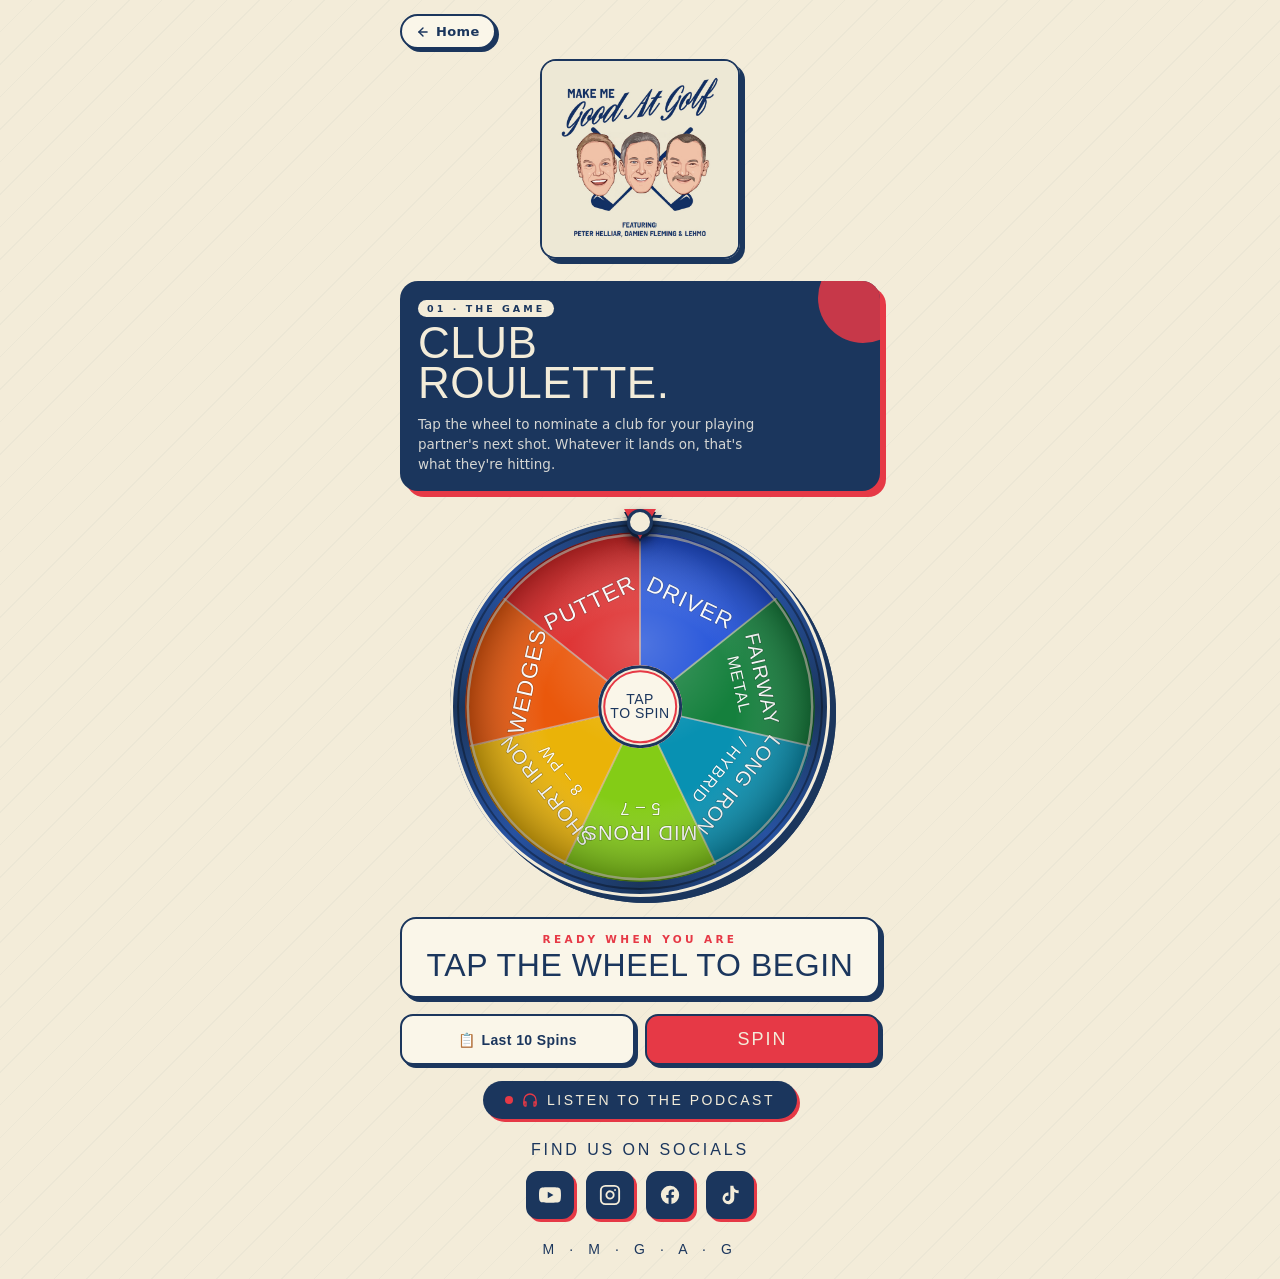
<file: MMGAG Wheel/roulette.html>
<!DOCTYPE html>
<html lang="en">
<head>
<meta charset="UTF-8">
<meta name="viewport" content="width=device-width, initial-scale=1, viewport-fit=cover, user-scalable=no">
<meta name="theme-color" content="#1b365d">
<meta name="apple-mobile-web-app-capable" content="yes">
<meta name="apple-mobile-web-app-status-bar-style" content="black-translucent">
<meta name="description" content="MMGAG Club Roulette — spin the wheel to nominate the club your playing partner has to use for their next shot.">
<meta name="referrer" content="strict-origin-when-cross-origin">
<meta http-equiv="Content-Security-Policy" content="default-src 'self'; img-src 'self' data:; style-src 'self' 'unsafe-inline' https://fonts.googleapis.com; font-src https://fonts.gstatic.com; script-src 'self' 'unsafe-inline'; base-uri 'self'; form-action 'self';">
<title>MMGAG · Club Roulette</title>
<link rel="icon" type="image/png" href="app-icon.png">
<link rel="apple-touch-icon" href="app-icon.png">
<link rel="preconnect" href="https://fonts.googleapis.com">
<link rel="preconnect" href="https://fonts.gstatic.com" crossorigin>
<link href="https://fonts.googleapis.com/css2?family=Anton&family=DM+Sans:wght@400;500;600;700;800&display=swap" rel="stylesheet">
<style>
  *, *::before, *::after { box-sizing: border-box; }

  :root {
    --cream: #f3ecd9;
    --cream-soft: #faf6e9;
    --cream-deep: #e6dec4;
    --navy: #1b365d;
    --navy-deep: #122444;
    --navy-bright: #2752a1;
    --accent: #e63946;
    --ink: rgba(27, 54, 93, 0.85);
    --line: rgba(27, 54, 93, 0.2);
  }

  html, body {
    margin: 0; padding: 0;
    color: var(--navy);
    font-family: 'DM Sans', system-ui, sans-serif;
    min-height: 100dvh;
    -webkit-font-smoothing: antialiased;
    overscroll-behavior-y: contain;
    background: var(--cream);
  }
  body {
    display: flex;
    flex-direction: column;
    align-items: center;
    padding:
      calc(env(safe-area-inset-top) + 14px)
      14px
      calc(env(safe-area-inset-bottom) + 18px);
    min-height: 100dvh;
    overflow-x: hidden;
    background:
      repeating-linear-gradient(135deg, transparent 0 22px, rgba(27,54,93,0.03) 22px 23px),
      var(--cream);
    position: relative;
  }

  /* HOME LINK */
  .home-bar {
    width: 100%;
    max-width: 480px;
    display: flex;
    justify-content: flex-start;
    margin-bottom: 6px;
  }
  .home-link {
    display: inline-flex;
    align-items: center;
    gap: 6px;
    padding: 8px 14px;
    border-radius: 999px;
    background: var(--cream-soft);
    border: 2px solid var(--navy);
    color: var(--navy);
    text-decoration: none;
    font-weight: 700;
    font-size: 13px;
    letter-spacing: 0.4px;
    transition: transform 0.15s ease, background 0.2s ease;
    box-shadow: 3px 3px 0 var(--navy);
    -webkit-tap-highlight-color: transparent;
  }
  .home-link:hover { background: var(--cream); transform: translate(-1px,-1px); box-shadow: 4px 4px 0 var(--navy); }
  .home-link:active { transform: scale(0.96); }
  .home-link svg { width: 14px; height: 14px; }

  header {
    width: 100%;
    max-width: 480px;
    display: flex;
    justify-content: center;
    padding: 4px 0;
  }
  .logo {
    width: 100%;
    max-width: 200px;
    height: auto;
    display: block;
    border-radius: 16px;
    box-shadow: 5px 5px 0 var(--navy);
    border: 2px solid var(--navy);
  }

  main {
    width: 100%;
    max-width: 480px;
    display: flex;
    flex-direction: column;
    align-items: center;
  }

  /* TITLE BLOCK */
  .title-block {
    width: 100%;
    margin: 18px 0 12px;
    padding: 16px 18px;
    background: var(--navy);
    color: var(--cream);
    border-radius: 18px;
    position: relative;
    overflow: hidden;
    box-shadow: 6px 6px 0 var(--accent);
  }
  .title-block::before {
    content: '';
    position: absolute;
    right: -28px; top: -28px;
    width: 90px; height: 90px;
    background: var(--accent);
    border-radius: 50%;
    opacity: 0.85;
  }
  .title-block .eyebrow {
    display: inline-block;
    padding: 3px 9px;
    background: var(--cream);
    color: var(--navy);
    font-weight: 800;
    font-size: 9.5px;
    letter-spacing: 0.32em;
    text-transform: uppercase;
    border-radius: 999px;
    margin-bottom: 6px;
  }
  h1 {
    font-family: 'Anton', sans-serif;
    font-weight: 400;
    margin: 0;
    font-size: clamp(34px, 9vw, 44px);
    line-height: 0.92;
    letter-spacing: 0.5px;
    text-transform: uppercase;
    color: var(--cream);
    position: relative;
    z-index: 1;
  }
  .tagline {
    margin: 10px 0 0;
    font-size: 13.5px;
    color: rgba(246,242,231,0.85);
    line-height: 1.5;
    max-width: 360px;
    position: relative;
    z-index: 1;
  }

  /* WHEEL */
  .wheel-wrap {
    position: relative;
    width: min(86vw, 380px);
    aspect-ratio: 1 / 1;
    margin: 14px 0 14px;
    filter: drop-shadow(6px 6px 0 var(--navy));
  }
  .wheel-frame {
    position: absolute;
    inset: 0;
    border-radius: 50%;
    background:
      conic-gradient(from 0deg,
        var(--navy) 0deg,
        var(--navy-bright) 45deg,
        var(--navy) 90deg,
        var(--navy-bright) 135deg,
        var(--navy) 180deg,
        var(--navy-bright) 225deg,
        var(--navy) 270deg,
        var(--navy-bright) 315deg,
        var(--navy) 360deg);
    padding: 7px;
    box-shadow: 0 0 0 3px var(--cream) inset;
  }
  .wheel-frame::after {
    content: '';
    position: absolute;
    inset: 7px;
    border-radius: 50%;
    border: 2px solid rgba(0,0,0,0.35);
    pointer-events: none;
  }
  .wheel {
    position: absolute;
    inset: 7px;
    border-radius: 50%;
    cursor: pointer;
    user-select: none;
    -webkit-tap-highlight-color: transparent;
    transform: rotate(0deg);
    transition: transform 7.6s cubic-bezier(0.13, 0.55, 0.07, 1);
    will-change: transform;
    overflow: visible;
  }
  .wheel svg {
    width: 100%; height: 100%;
    display: block;
    border-radius: 50%;
  }
  .spinning .wheel { cursor: progress; }

  .center-cap {
    position: absolute;
    top: 50%; left: 50%;
    width: 22%;
    aspect-ratio: 1;
    transform: translate(-50%, -50%);
    border-radius: 50%;
    background: var(--cream-soft);
    box-shadow:
      0 0 0 3px var(--navy) inset,
      0 0 0 5px var(--cream) inset,
      0 0 0 7px var(--accent) inset;
    display: flex;
    align-items: center;
    justify-content: center;
    pointer-events: none;
    font-family: 'Anton', sans-serif;
    font-size: clamp(11px, 2.8vw, 14px);
    color: var(--navy);
    letter-spacing: 0.5px;
    text-align: center;
    line-height: 1;
    z-index: 2;
    text-transform: uppercase;
  }

  .pointer {
    position: absolute;
    top: -8px;
    left: 50%;
    transform: translateX(-50%);
    width: 0; height: 0;
    border-left: 16px solid transparent;
    border-right: 16px solid transparent;
    border-top: 30px solid var(--accent);
    z-index: 3;
    filter:
      drop-shadow(0 3px 0 var(--navy-deep))
      drop-shadow(0 6px 6px rgba(0,0,0,0.35));
  }
  .pointer::before {
    content: '';
    position: absolute;
    top: -30px; left: -13px;
    width: 26px; height: 26px;
    background: var(--cream);
    border-radius: 50%;
    border: 3px solid var(--navy);
    box-shadow: 0 3px 6px rgba(0,0,0,0.3);
  }

  /* RESULT */
  .result {
    width: 100%;
    margin: 6px 0 12px;
    padding: 14px 16px;
    background: var(--cream-soft);
    border: 2px solid var(--navy);
    border-radius: 16px;
    text-align: center;
    box-shadow: 4px 4px 0 var(--navy);
    transition: transform 0.25s ease, box-shadow 0.35s ease, border-color 0.4s ease;
  }
  .result.celebrate { animation: celebrate 0.7s cubic-bezier(0.2,0.7,0.2,1); }
  @keyframes celebrate {
    0%   { transform: scale(1);    box-shadow: 4px 4px 0 var(--navy); }
    35%  { transform: scale(1.04); box-shadow: 6px 6px 0 var(--accent); }
    100% { transform: scale(1);    box-shadow: 4px 4px 0 var(--navy); }
  }
  .result-label {
    display: block;
    font-size: 10.5px;
    letter-spacing: 0.32em;
    text-transform: uppercase;
    color: var(--accent);
    font-weight: 800;
    margin-bottom: 4px;
  }
  .result-text {
    display: block;
    font-family: 'Anton', sans-serif;
    font-size: clamp(24px, 7vw, 32px);
    letter-spacing: 0.6px;
    color: var(--navy);
    line-height: 1.05;
    text-transform: uppercase;
  }

  /* ACTIONS */
  .actions {
    display: flex;
    gap: 10px;
    width: 100%;
    margin-top: 4px;
  }
  .btn {
    flex: 1;
    display: inline-flex;
    align-items: center;
    justify-content: center;
    gap: 6px;
    padding: 13px 12px;
    font-family: 'DM Sans', sans-serif;
    font-weight: 700;
    font-size: 14px;
    letter-spacing: 0.4px;
    border-radius: 13px;
    border: 2px solid var(--navy);
    background: var(--cream-soft);
    color: var(--navy);
    cursor: pointer;
    box-shadow: 3px 3px 0 var(--navy);
    transition: transform 0.12s ease, box-shadow 0.2s ease, background 0.2s ease;
    -webkit-tap-highlight-color: transparent;
  }
  .btn:hover { transform: translate(-1px,-1px); box-shadow: 4px 4px 0 var(--navy); }
  .btn:active { transform: scale(0.97); }
  .btn:disabled { opacity: 0.55; cursor: not-allowed; transform: none; box-shadow: 3px 3px 0 var(--navy); }
  .btn-primary {
    background: var(--accent);
    color: var(--cream);
    border-color: var(--navy);
    font-family: 'Anton', sans-serif;
    font-weight: 400;
    font-size: 18px;
    letter-spacing: 2px;
    text-transform: uppercase;
    box-shadow: 3px 3px 0 var(--navy);
  }
  .btn-primary:hover { box-shadow: 4px 4px 0 var(--navy); }

  /* LISTEN PILL */
  .listen {
    display: inline-flex;
    align-items: center;
    justify-content: center;
    gap: 9px;
    margin: 16px auto 0;
    padding: 11px 22px;
    border-radius: 999px;
    background: var(--navy);
    color: var(--cream);
    font-family: 'Anton', sans-serif;
    font-weight: 400;
    font-size: 14px;
    letter-spacing: 0.18em;
    text-transform: uppercase;
    text-decoration: none;
    box-shadow: 3px 3px 0 var(--accent);
    transition: transform 0.15s ease, box-shadow 0.2s ease;
    -webkit-tap-highlight-color: transparent;
  }
  .listen:hover { transform: translate(-1px,-1px); box-shadow: 4px 4px 0 var(--accent); }
  .listen:active { transform: scale(0.97); }
  .listen svg { width: 16px; height: 16px; color: var(--accent); }
  .listen .listen-pulse {
    width: 8px; height: 8px;
    border-radius: 50%;
    background: var(--accent);
    box-shadow: 0 0 0 0 rgba(230,57,70,0.6);
    animation: livePulse 1.8s infinite;
  }
  @keyframes livePulse {
    0%   { box-shadow: 0 0 0 0   rgba(230,57,70,0.6); }
    70%  { box-shadow: 0 0 0 9px rgba(230,57,70,0); }
    100% { box-shadow: 0 0 0 0   rgba(230,57,70,0); }
  }

  /* SOCIALS */
  .socials {
    width: 100%;
    margin: 22px 0 4px;
    text-align: center;
  }
  .socials-label {
    font-family: 'Anton', sans-serif;
    font-size: 16px;
    letter-spacing: 0.18em;
    text-transform: uppercase;
    color: var(--navy);
    margin: 0 0 12px;
  }
  .social-row {
    display: flex;
    justify-content: center;
    gap: 12px;
  }
  .social-link {
    display: inline-flex;
    align-items: center;
    justify-content: center;
    width: 48px; height: 48px;
    border-radius: 12px;
    background: var(--navy);
    border: 2px solid var(--navy);
    color: var(--cream);
    transition: transform 0.15s ease, box-shadow 0.2s ease;
    text-decoration: none;
    box-shadow: 3px 3px 0 var(--accent);
    -webkit-tap-highlight-color: transparent;
  }
  .social-link:hover { transform: translate(-2px,-2px); box-shadow: 5px 5px 0 var(--accent); }
  .social-link:active { transform: scale(0.96); }
  .social-link svg { width: 22px; height: 22px; display: block; }

  .footer-note {
    font-family: 'Anton', sans-serif;
    font-size: 14px;
    color: var(--navy);
    margin: 18px 0 4px;
    text-align: center;
    letter-spacing: 0.4em;
    text-transform: uppercase;
  }

  /* MODAL */
  .modal {
    position: fixed;
    inset: 0;
    background: rgba(27, 54, 93, 0.6);
    backdrop-filter: blur(6px);
    -webkit-backdrop-filter: blur(6px);
    display: flex;
    align-items: flex-end;
    justify-content: center;
    z-index: 20;
    animation: fadeIn 0.22s ease;
  }
  .modal[hidden] { display: none; }
  @keyframes fadeIn { from { opacity: 0; } to { opacity: 1; } }
  .modal-inner {
    width: 100%;
    max-width: 480px;
    background: var(--cream);
    border-top-left-radius: 24px;
    border-top-right-radius: 24px;
    border-top: 3px solid var(--accent);
    padding: 18px 20px calc(20px + env(safe-area-inset-bottom));
    max-height: 80vh;
    display: flex;
    flex-direction: column;
    animation: slideUp 0.3s cubic-bezier(0.2, 0.75, 0.2, 1);
    box-shadow: 0 -10px 40px rgba(27,54,93,0.3);
  }
  @keyframes slideUp {
    from { transform: translateY(48px); opacity: 0; }
    to   { transform: translateY(0);    opacity: 1; }
  }
  .modal-header {
    display: flex;
    align-items: center;
    justify-content: space-between;
    margin-bottom: 10px;
  }
  .modal-header h2 {
    font-family: 'Anton', sans-serif;
    font-weight: 400;
    letter-spacing: 0.5px;
    font-size: 26px;
    margin: 0;
    color: var(--navy);
    text-transform: uppercase;
  }
  .modal-close {
    width: 36px; height: 36px;
    border-radius: 50%;
    border: 2px solid var(--navy);
    background: var(--cream-soft);
    color: var(--navy);
    font-size: 16px;
    font-weight: 700;
    cursor: pointer;
    -webkit-tap-highlight-color: transparent;
    transition: background 0.15s ease;
  }
  .modal-close:hover { background: var(--accent); color: var(--cream); border-color: var(--accent); }
  .history-list {
    list-style: none;
    margin: 0;
    padding: 0;
    overflow-y: auto;
    flex: 1;
  }
  .history-empty {
    text-align: center;
    color: var(--ink);
    padding: 38px 16px;
    font-size: 14px;
    line-height: 1.5;
  }
  .history-item {
    display: flex;
    align-items: center;
    gap: 12px;
    padding: 12px 4px;
    border-bottom: 1px solid var(--line);
  }
  .history-item:last-child { border-bottom: none; }
  .history-dot {
    width: 14px; height: 14px;
    border-radius: 50%;
    flex-shrink: 0;
    box-shadow: 0 0 0 2px var(--cream-soft);
    border: 1.5px solid var(--navy);
  }
  .history-text { flex: 1; min-width: 0; }
  .history-club {
    font-weight: 700;
    font-size: 15px;
    color: var(--navy);
    line-height: 1.2;
  }
  .history-time {
    font-size: 11.5px;
    color: var(--ink);
    margin-top: 2px;
  }
  .history-index {
    font-family: 'Anton', sans-serif;
    font-size: 18px;
    color: var(--accent);
    min-width: 32px;
    text-align: right;
  }
  .btn-clear {
    margin-top: 12px;
    padding: 11px;
    border-radius: 11px;
    border: 2px solid var(--navy);
    background: var(--cream-soft);
    color: var(--navy);
    font-family: 'DM Sans', sans-serif;
    font-weight: 700;
    font-size: 13px;
    cursor: pointer;
    letter-spacing: 0.4px;
    box-shadow: 3px 3px 0 var(--navy);
    -webkit-tap-highlight-color: transparent;
  }
  .btn-clear:active { background: rgba(230,57,70,0.18); }

  .confetti-canvas {
    position: fixed;
    inset: 0;
    pointer-events: none;
    z-index: 15;
  }

  @media (max-width: 360px) {
    .logo { max-width: 170px; }
    .btn { padding: 11px 10px; font-size: 13px; }
    .tagline { font-size: 13px; }
  }

  /* Keyboard focus ring */
  a:focus-visible,
  button:focus-visible,
  [tabindex]:focus-visible {
    outline: 3px solid var(--accent);
    outline-offset: 3px;
    border-radius: 6px;
  }
  .wheel:focus-visible { outline-offset: 6px; }

  /* Respect users who prefer less motion: skip the long spin and animations */
  @media (prefers-reduced-motion: reduce) {
    *, *::before, *::after {
      animation-duration: 0.01ms !important;
      animation-iteration-count: 1 !important;
      transition-duration: 0.01ms !important;
      scroll-behavior: auto !important;
    }
  }
</style>
</head>
<body>

<div class="home-bar">
  <a class="home-link" href="index.html" aria-label="Back to MMGAG home">
    <svg viewBox="0 0 24 24" fill="none" stroke="currentColor" stroke-width="2.4" stroke-linecap="round" stroke-linejoin="round" aria-hidden="true">
      <path d="M19 12H5"/>
      <path d="M12 19l-7-7 7-7"/>
    </svg>
    <span>Home</span>
  </a>
</div>

<header>
  <img class="logo" src="MMGAGLogo.jpeg" alt="Make Me Good At Golf">
</header>

<main>

  <section class="title-block">
    <span class="eyebrow">01 · The Game</span>
    <h1>Club<br>Roulette.</h1>
    <p class="tagline">Tap the wheel to nominate a club for your playing partner's next shot. Whatever it lands on, that's what they're hitting.</p>
  </section>

  <div class="wheel-wrap" id="wheel-wrap">
    <div class="pointer" aria-hidden="true"></div>
    <div class="wheel-frame" aria-hidden="true"></div>
    <div class="wheel" id="wheel" role="button" tabindex="0" aria-label="Spin the wheel">
      <svg id="wheel-svg" viewBox="-105 -105 210 210" preserveAspectRatio="xMidYMid meet" aria-hidden="true"></svg>
    </div>
    <div class="center-cap" aria-hidden="true"><span class="cap-text" id="cap-text">TAP<br>TO SPIN</span></div>
  </div>

  <div class="result" id="result" role="status" aria-live="polite" aria-atomic="true">
    <span class="result-label" id="result-label">Ready when you are</span>
    <span class="result-text" id="result-text">Tap the wheel to begin</span>
  </div>

  <div class="actions">
    <button class="btn" id="btn-history" type="button" aria-label="View spin history">
      <span aria-hidden="true">📋</span> Last 10 Spins
    </button>
    <button class="btn btn-primary" id="btn-spin" type="button">SPIN</button>
  </div>

  <a class="listen" href="https://shows.acast.com/make-me-good-at-golf" target="_blank" rel="noopener noreferrer" aria-label="Listen to Make Me Good At Golf">
    <span class="listen-pulse" aria-hidden="true"></span>
    <svg viewBox="0 0 24 24" fill="none" stroke="currentColor" stroke-width="2" stroke-linecap="round" stroke-linejoin="round" aria-hidden="true">
      <path d="M3 18v-6a9 9 0 0 1 18 0v6"/>
      <path d="M21 19a2 2 0 0 1-2 2h-1v-6h3z"/>
      <path d="M3 19a2 2 0 0 0 2 2h1v-6H3z"/>
    </svg>
    <span>Listen to the Podcast</span>
  </a>

  <section class="socials" aria-label="Find Make Me Good At Golf on social media">
    <p class="socials-label">Find us on socials</p>
    <div class="social-row">
      <a class="social-link" href="https://www.youtube.com/@MakeMeGoodAtGolf" target="_blank" rel="noopener noreferrer" aria-label="YouTube">
        <svg viewBox="0 0 24 24" fill="currentColor"><path d="M23.498 6.186a3.016 3.016 0 0 0-2.122-2.136C19.505 3.545 12 3.545 12 3.545s-7.505 0-9.377.505A3.017 3.017 0 0 0 .502 6.186C0 8.07 0 12 0 12s0 3.93.502 5.814a3.016 3.016 0 0 0 2.122 2.136c1.871.505 9.377.505 9.377.505s7.505 0 9.377-.505a3.015 3.015 0 0 0 2.122-2.136C24 15.93 24 12 24 12s0-3.93-.502-5.814zM9.545 15.568V8.432L15.818 12l-6.273 3.568z"/></svg>
      </a>
      <a class="social-link" href="https://www.instagram.com/makemegoodatgolf/" target="_blank" rel="noopener noreferrer" aria-label="Instagram">
        <svg viewBox="0 0 24 24" fill="none" stroke="currentColor" stroke-width="2" stroke-linecap="round" stroke-linejoin="round"><rect x="2" y="2" width="20" height="20" rx="5"/><path d="M16 11.37A4 4 0 1 1 12.63 8 4 4 0 0 1 16 11.37z"/><line x1="17.5" y1="6.5" x2="17.51" y2="6.5"/></svg>
      </a>
      <a class="social-link" href="https://www.facebook.com/p/Make-Me-Good-At-Golf-61578150490295/" target="_blank" rel="noopener noreferrer" aria-label="Facebook">
        <svg viewBox="0 0 24 24" fill="currentColor"><path d="M22 12a10 10 0 1 0-11.56 9.88v-6.99H7.9V12h2.54V9.8c0-2.51 1.49-3.9 3.78-3.9 1.09 0 2.24.2 2.24.2v2.46H15.2c-1.24 0-1.63.77-1.63 1.56V12h2.77l-.44 2.89h-2.33v6.99A10 10 0 0 0 22 12z"/></svg>
      </a>
      <a class="social-link" href="https://shorturl.at/FNKSz" target="_blank" rel="noopener noreferrer" aria-label="TikTok">
        <svg viewBox="0 0 24 24" fill="currentColor"><path d="M19.59 6.69a4.83 4.83 0 0 1-3.77-4.25V2h-3.45v13.67a2.89 2.89 0 0 1-5.2 1.74 2.89 2.89 0 0 1 2.31-4.64 2.93 2.93 0 0 1 .88.13V9.4a6.84 6.84 0 0 0-1-.05A6.33 6.33 0 0 0 5.8 20.1a6.34 6.34 0 0 0 10.86-4.43V8.69a8.16 8.16 0 0 0 4.77 1.52v-3.4a4.85 4.85 0 0 1-1.84-.12Z"/></svg>
      </a>
    </div>
  </section>

  <p class="footer-note">M · M · G · A · G</p>
</main>

<div class="modal" id="modal" hidden>
  <div class="modal-inner" role="dialog" aria-modal="true" aria-labelledby="modal-title">
    <div class="modal-header">
      <h2 id="modal-title">Last 10 Spins</h2>
      <button class="modal-close" id="modal-close" type="button" aria-label="Close history">✕</button>
    </div>
    <ul class="history-list" id="history-list"></ul>
    <button class="btn-clear" id="btn-clear" type="button">Clear History</button>
  </div>
</div>

<canvas class="confetti-canvas" id="confetti" aria-hidden="true"></canvas>

<script>
(function () {
  'use strict';

  // Segments are listed in CLOCKWISE order starting from the top (12 o'clock).
  const SEGMENTS = [
    { key: 'DRV', short: 'DRIVER',      sub: '',         full: 'Driver',                          color: '#1d4ed8', edge: '#1e3a8a' },
    { key: 'FWY', short: 'FAIRWAY',     sub: 'METAL',    full: 'Fairway Metal',                   color: '#15803d', edge: '#14532d' },
    { key: 'LNG', short: 'LONG IRON',   sub: '/ HYBRID', full: 'Long Iron or Hybrid (1–4)',  color: '#0891b2', edge: '#155e75' },
    { key: 'MID', short: 'MID IRONS',   sub: '5 – 7',  full: 'Mid Irons (5–7)',         color: '#84cc16', edge: '#4d7c0f' },
    { key: 'SHT', short: 'SHORT IRONS', sub: '8 – PW', full: 'Short Irons (8–PW)',      color: '#eab308', edge: '#a16207' },
    { key: 'WDG', short: 'WEDGES',      sub: '',         full: 'Wedges',                          color: '#ea580c', edge: '#9a3412' },
    { key: 'PUT', short: 'PUTTER',      sub: '',         full: 'Putter',                          color: '#dc2626', edge: '#7f1d1d' }
  ];

  const SEG_COUNT = SEGMENTS.length;
  const SEG_ANGLE = 360 / SEG_COUNT;
  const STORAGE_KEY = 'mmgag-wheel-history-v1';
  const HISTORY_MAX = 10;

  const R_OUTER = 100;
  const R_INNER = 16;
  const R_TEXT  = 66;

  function polar(r, deg) {
    const a = (deg - 90) * Math.PI / 180;
    return { x: r * Math.cos(a), y: r * Math.sin(a) };
  }

  function escapeHtml(s) {
    return String(s).replace(/[&<>"']/g, function (c) {
      return ({ '&':'&amp;', '<':'&lt;', '>':'&gt;', '"':'&quot;', "'":'&#39;' })[c];
    });
  }

  function secureRandom() {
    if (window.crypto && window.crypto.getRandomValues) {
      const buf = new Uint32Array(1);
      window.crypto.getRandomValues(buf);
      return buf[0] / 0x100000000;
    }
    return Math.random();
  }

  function buildWheel() {
    const svg = document.getElementById('wheel-svg');
    let html = '';

    html += [
      '<defs>',
        '<radialGradient id="depthOverlay" cx="50%" cy="50%" r="50%">',
          '<stop offset="55%" stop-color="rgba(255,255,255,0)"/>',
          '<stop offset="100%" stop-color="rgba(0,0,0,0.32)"/>',
        '</radialGradient>',
        '<radialGradient id="centerShine" cx="50%" cy="32%" r="55%">',
          '<stop offset="0%" stop-color="rgba(255,255,255,0.22)"/>',
          '<stop offset="55%" stop-color="rgba(255,255,255,0)"/>',
        '</radialGradient>',
      '</defs>'
    ].join('');

    html += '<circle cx="0" cy="0" r="' + R_OUTER + '" fill="#1b365d"/>';

    SEGMENTS.forEach(function (seg, i) {
      const a1 = i * SEG_ANGLE;
      const a2 = (i + 1) * SEG_ANGLE;
      const p1 = polar(R_OUTER, a1);
      const p2 = polar(R_OUTER, a2);
      const largeArc = SEG_ANGLE > 180 ? 1 : 0;
      const path = 'M 0 0 L ' + p1.x.toFixed(3) + ' ' + p1.y.toFixed(3) +
                   ' A ' + R_OUTER + ' ' + R_OUTER + ' 0 ' + largeArc + ' 1 ' +
                   p2.x.toFixed(3) + ' ' + p2.y.toFixed(3) + ' Z';
      html += '<path d="' + path + '" fill="' + seg.color + '" stroke="' + seg.edge + '" stroke-width="0.6"/>';

      const bisector = a1 + SEG_ANGLE / 2;
      html += '<g transform="rotate(' + bisector.toFixed(3) + ')">';
      if (seg.sub) {
        html += '<text x="0" y="' + (-R_TEXT - 2).toFixed(2) + '" text-anchor="middle" fill="#ffffff"' +
                ' font-family="Anton, Impact, sans-serif" font-size="11.5" letter-spacing="0.55"' +
                ' style="paint-order:stroke;stroke:rgba(0,0,0,0.35);stroke-width:0.6;">' +
                escapeHtml(seg.short) + '</text>';
        html += '<text x="0" y="' + (-R_TEXT + 11).toFixed(2) + '" text-anchor="middle" fill="#ffffff"' +
                ' font-family="Anton, Impact, sans-serif" font-size="9.5" letter-spacing="0.5" opacity="0.95"' +
                ' style="paint-order:stroke;stroke:rgba(0,0,0,0.3);stroke-width:0.5;">' +
                escapeHtml(seg.sub) + '</text>';
      } else {
        html += '<text x="0" y="' + (-R_TEXT + 4).toFixed(2) + '" text-anchor="middle" fill="#ffffff"' +
                ' font-family="Anton, Impact, sans-serif" font-size="13" letter-spacing="0.7"' +
                ' style="paint-order:stroke;stroke:rgba(0,0,0,0.35);stroke-width:0.6;">' +
                escapeHtml(seg.short) + '</text>';
      }
      html += '</g>';
    });

    for (let i = 0; i < SEG_COUNT; i++) {
      const a = i * SEG_ANGLE;
      const p = polar(R_OUTER, a);
      html += '<line x1="0" y1="0" x2="' + p.x.toFixed(3) + '" y2="' + p.y.toFixed(3) +
              '" stroke="rgba(243,236,217,0.6)" stroke-width="1"/>';
    }

    html += '<circle cx="0" cy="0" r="' + (R_OUTER - 1.2) + '" fill="none" stroke="#f3ecd9" stroke-width="1.4" opacity="0.7"/>';
    html += '<circle cx="0" cy="0" r="' + R_OUTER + '" fill="url(#depthOverlay)" pointer-events="none"/>';
    html += '<circle cx="0" cy="0" r="' + R_OUTER + '" fill="url(#centerShine)" pointer-events="none"/>';
    html += '<circle cx="0" cy="0" r="' + (R_INNER + 6) + '" fill="rgba(0,0,0,0.3)"/>';

    svg.innerHTML = html;
  }

  function loadHistory() {
    try {
      const raw = localStorage.getItem(STORAGE_KEY);
      if (!raw) return [];
      const arr = JSON.parse(raw);
      return Array.isArray(arr) ? arr : [];
    } catch (e) { return []; }
  }
  function saveHistory(arr) {
    try { localStorage.setItem(STORAGE_KEY, JSON.stringify(arr)); } catch (e) {}
  }
  function pushHistory(seg) {
    const arr = loadHistory();
    arr.unshift({ key: seg.key, full: seg.full, color: seg.color, ts: Date.now() });
    while (arr.length > HISTORY_MAX) arr.pop();
    saveHistory(arr);
  }

  const wheelEl   = document.getElementById('wheel');
  const wrapEl    = document.getElementById('wheel-wrap');
  const capText   = document.getElementById('cap-text');
  const resultEl  = document.getElementById('result');
  const resultLbl = document.getElementById('result-label');
  const resultTxt = document.getElementById('result-text');
  const spinBtn   = document.getElementById('btn-spin');

  let totalRotation = 0;
  let spinning = false;

  function spin() {
    if (spinning) return;
    spinning = true;
    document.body.classList.add('spinning');
    spinBtn.disabled = true;
    capText.textContent = 'GO!';
    resultLbl.textContent = 'Spinning';
    resultTxt.textContent = '…';
    resultEl.classList.remove('celebrate');

    const winnerIdx = Math.floor(secureRandom() * SEG_COUNT);
    const winner = SEGMENTS[winnerIdx];
    const segCenter = winnerIdx * SEG_ANGLE + SEG_ANGLE / 2;
    const jitter = (secureRandom() - 0.5) * (SEG_ANGLE * 0.7);
    const targetMod = ((360 - segCenter + jitter) % 360 + 360) % 360;

    const extraSpins = 6 + Math.floor(secureRandom() * 3);
    const currentMod = ((totalRotation % 360) + 360) % 360;
    const delta = extraSpins * 360 + ((targetMod - currentMod + 360) % 360);
    totalRotation += delta;

    const duration = 7000 + Math.floor(secureRandom() * 1000);
    wheelEl.style.transitionDuration = duration + 'ms';
    void wheelEl.offsetWidth;

    wheelEl.style.transform = 'rotate(' + totalRotation + 'deg)';

    if (navigator.vibrate) { try { navigator.vibrate(25); } catch (e) {} }

    const onEnd = function (e) {
      if (e.propertyName && e.propertyName !== 'transform') return;
      wheelEl.removeEventListener('transitionend', onEnd);
      spinning = false;
      document.body.classList.remove('spinning');
      spinBtn.disabled = false;
      // Two-line label without innerHTML: clear the node, then append text + <br> + text
      capText.textContent = '';
      capText.appendChild(document.createTextNode('SPIN'));
      capText.appendChild(document.createElement('br'));
      capText.appendChild(document.createTextNode('AGAIN'));
      resultLbl.textContent = 'Play this shot with';
      resultTxt.textContent = winner.full;
      resultEl.classList.remove('celebrate');
      void resultEl.offsetWidth;
      resultEl.classList.add('celebrate');

      pushHistory(winner);

      if (navigator.vibrate) { try { navigator.vibrate([60, 30, 80]); } catch (e) {} }
      burstConfetti(winner.color);
    };
    wheelEl.addEventListener('transitionend', onEnd);
  }

  const confettiCanvas = document.getElementById('confetti');
  const ctx = confettiCanvas.getContext('2d');
  let dpr = Math.max(1, window.devicePixelRatio || 1);

  function resizeCanvas() {
    dpr = Math.max(1, window.devicePixelRatio || 1);
    confettiCanvas.width  = window.innerWidth  * dpr;
    confettiCanvas.height = window.innerHeight * dpr;
    confettiCanvas.style.width  = window.innerWidth  + 'px';
    confettiCanvas.style.height = window.innerHeight + 'px';
    ctx.setTransform(dpr, 0, 0, dpr, 0, 0);
  }
  resizeCanvas();
  window.addEventListener('resize', resizeCanvas);

  let particles = [];
  let confettiRunning = false;

  function burstConfetti(accent) {
    const palette = [accent, '#1b365d', '#e63946', '#f3ecd9', '#2752a1'];
    const rect = wrapEl.getBoundingClientRect();
    const cx = rect.left + rect.width / 2;
    const cy = rect.top  + rect.height * 0.42;
    for (let i = 0; i < 90; i++) {
      const angle = -Math.PI / 2 + (secureRandom() - 0.5) * Math.PI * 0.95;
      const speed = 4 + secureRandom() * 8;
      particles.push({
        x: cx, y: cy,
        vx: Math.cos(angle) * speed + (secureRandom() - 0.5) * 2,
        vy: Math.sin(angle) * speed,
        gravity: 0.18,
        size: 5 + secureRandom() * 6,
        color: palette[Math.floor(secureRandom() * palette.length)],
        rot: secureRandom() * Math.PI * 2,
        vrot: (secureRandom() - 0.5) * 0.35,
        life: 90 + secureRandom() * 60
      });
    }
    if (!confettiRunning) requestAnimationFrame(animateConfetti);
  }

  function animateConfetti() {
    confettiRunning = true;
    ctx.clearRect(0, 0, confettiCanvas.width, confettiCanvas.height);
    particles = particles.filter(function (p) {
      return p.life > 0 && p.y < window.innerHeight + 40;
    });
    particles.forEach(function (p) {
      p.vy += p.gravity;
      p.x  += p.vx;
      p.y  += p.vy;
      p.rot += p.vrot;
      p.life -= 1;
      const alpha = Math.min(1, p.life / 50);
      ctx.save();
      ctx.translate(p.x, p.y);
      ctx.rotate(p.rot);
      ctx.globalAlpha = alpha;
      ctx.fillStyle = p.color;
      ctx.fillRect(-p.size / 2, -p.size / 4, p.size, p.size * 0.5);
      ctx.restore();
    });
    if (particles.length > 0) {
      requestAnimationFrame(animateConfetti);
    } else {
      confettiRunning = false;
      ctx.clearRect(0, 0, confettiCanvas.width, confettiCanvas.height);
    }
  }

  const modal = document.getElementById('modal');
  const historyList = document.getElementById('history-list');
  let lastFocusedBeforeModal = null;

  function openModal() {
    renderHistory();
    lastFocusedBeforeModal = document.activeElement;
    modal.hidden = false;
    document.body.style.overflow = 'hidden';
    // Move focus into the modal for keyboard users
    requestAnimationFrame(function () {
      try { document.getElementById('modal-close').focus(); } catch (e) {}
    });
  }
  function closeModal() {
    modal.hidden = true;
    document.body.style.overflow = '';
    // Restore focus to whatever opened the modal
    if (lastFocusedBeforeModal && typeof lastFocusedBeforeModal.focus === 'function') {
      try { lastFocusedBeforeModal.focus(); } catch (e) {}
    }
    lastFocusedBeforeModal = null;
  }

  function formatTime(ts) {
    try {
      return new Date(ts).toLocaleString(undefined, {
        month: 'short', day: 'numeric', hour: 'numeric', minute: '2-digit'
      });
    } catch (e) { return ''; }
  }

  function renderHistory() {
    const arr = loadHistory();
    if (arr.length === 0) {
      historyList.innerHTML = '<li class="history-empty">No spins yet.<br>Give the wheel a tap and your results will land here.</li>';
      return;
    }
    historyList.innerHTML = arr.map(function (h, idx) {
      return '<li class="history-item">' +
        '<span class="history-dot" style="background:' + escapeHtml(h.color || '#888') + '"></span>' +
        '<div class="history-text">' +
          '<div class="history-club">' + escapeHtml(h.full || h.key || '—') + '</div>' +
          '<div class="history-time">' + escapeHtml(formatTime(h.ts)) + '</div>' +
        '</div>' +
        '<div class="history-index">#' + (idx + 1) + '</div>' +
      '</li>';
    }).join('');
  }

  function init() {
    buildWheel();

    wheelEl.addEventListener('click', spin);
    wheelEl.addEventListener('keydown', function (e) {
      if (e.key === 'Enter' || e.key === ' ') { e.preventDefault(); spin(); }
    });
    spinBtn.addEventListener('click', spin);

    document.getElementById('btn-history').addEventListener('click', openModal);
    document.getElementById('modal-close').addEventListener('click', closeModal);
    modal.addEventListener('click', function (e) {
      if (e.target === modal) closeModal();
    });
    document.addEventListener('keydown', function (e) {
      if (e.key === 'Escape' && !modal.hidden) closeModal();
    });

    document.getElementById('btn-clear').addEventListener('click', function () {
      const arr = loadHistory();
      if (arr.length === 0) return;
      if (confirm('Clear the spin history on this device?')) {
        saveHistory([]);
        renderHistory();
      }
    });

    let lastTouch = 0;
    wheelEl.addEventListener('touchend', function (e) {
      const now = Date.now();
      if (now - lastTouch < 400) e.preventDefault();
      lastTouch = now;
    }, { passive: false });
  }

  if (document.readyState === 'loading') {
    document.addEventListener('DOMContentLoaded', init);
  } else {
    init();
  }
})();
</script>
</body>
</html>
</file>
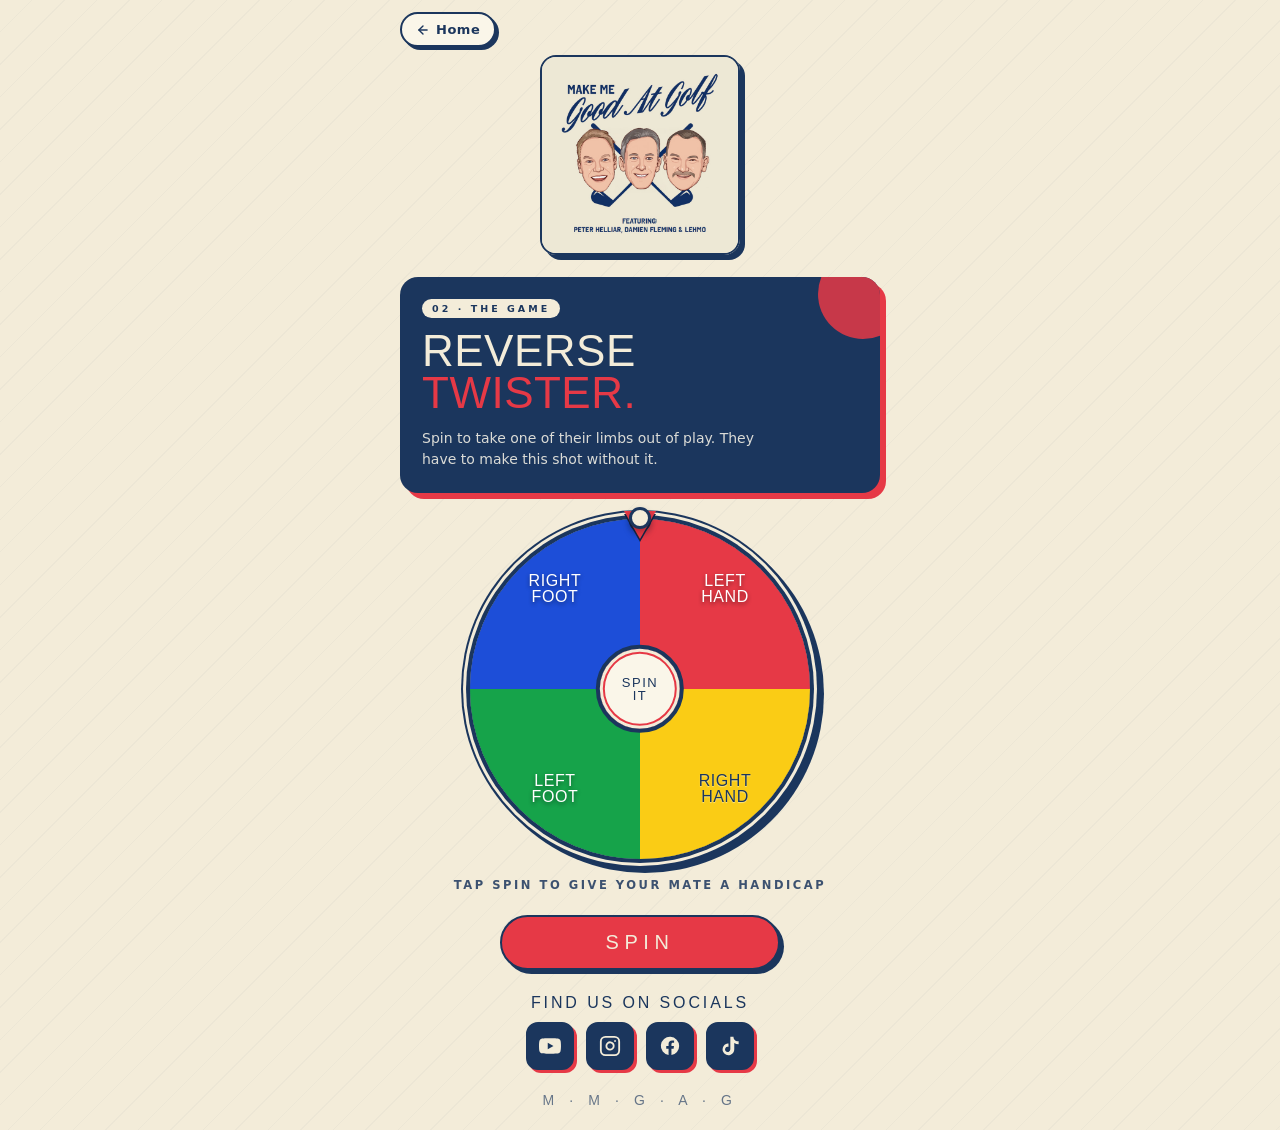
<file: MMGAG Wheel/twister.html>
<!DOCTYPE html>
<html lang="en">
<head>
<meta charset="UTF-8">
<meta name="viewport" content="width=device-width, initial-scale=1, viewport-fit=cover">
<meta name="theme-color" content="#1b365d">
<meta name="apple-mobile-web-app-capable" content="yes">
<meta name="apple-mobile-web-app-status-bar-style" content="black-translucent">
<meta name="description" content="MMGAG Reverse Twister — spin to take a hand or foot out of play. Make your playing partner's next shot a one-handed (or one-footed) challenge.">
<meta name="referrer" content="strict-origin-when-cross-origin">
<meta http-equiv="Content-Security-Policy" content="default-src 'self'; img-src 'self' data:; style-src 'self' 'unsafe-inline' https://fonts.googleapis.com; font-src https://fonts.gstatic.com; script-src 'self' 'unsafe-inline'; base-uri 'self'; form-action 'self';">
<title>MMGAG · Reverse Twister</title>
<link rel="icon" type="image/png" href="app-icon.png">
<link rel="apple-touch-icon" href="app-icon.png">
<link rel="preconnect" href="https://fonts.googleapis.com">
<link rel="preconnect" href="https://fonts.gstatic.com" crossorigin>
<link href="https://fonts.googleapis.com/css2?family=Anton&family=DM+Sans:wght@400;500;600;700;800&display=swap" rel="stylesheet">
<style>
  *, *::before, *::after { box-sizing: border-box; -webkit-tap-highlight-color: transparent; }

  :root {
    --cream: #f3ecd9;
    --cream-soft: #faf6e9;
    --cream-deep: #e6dec4;
    --navy: #1b365d;
    --navy-deep: #122444;
    --navy-bright: #2752a1;
    --accent: #e63946;
    --yellow: #facc15;
    --green: #16a34a;
    --blue: #1d4ed8;
    --ink: rgba(27, 54, 93, 0.85);
  }

  /* Scroll-safe root setup: clip horizontal overflow on html only, leave body to scroll vertically naturally */
  html {
    overflow-x: hidden;
  }
  html, body {
    margin: 0;
    padding: 0;
    background: var(--cream);
    font-family: 'DM Sans', system-ui, sans-serif;
    color: var(--navy);
    -webkit-font-smoothing: antialiased;
  }
  body {
    min-height: 100dvh;
    display: flex;
    flex-direction: column;
    align-items: center;
    padding:
      calc(env(safe-area-inset-top) + 12px)
      14px
      calc(env(safe-area-inset-bottom) + 18px);
    background:
      repeating-linear-gradient(135deg, transparent 0 22px, rgba(27,54,93,0.03) 22px 23px),
      var(--cream);
    position: relative;
  }

  /* HOME LINK */
  .home-bar {
    width: 100%;
    max-width: 480px;
    display: flex;
    justify-content: flex-start;
    margin-bottom: 6px;
  }
  .home-link {
    display: inline-flex;
    align-items: center;
    gap: 6px;
    padding: 8px 14px;
    border-radius: 999px;
    background: var(--cream-soft);
    border: 2px solid var(--navy);
    color: var(--navy);
    text-decoration: none;
    font-weight: 700;
    font-size: 13px;
    letter-spacing: 0.04em;
    transition: transform 0.15s ease, background 0.2s ease, box-shadow 0.2s ease;
    box-shadow: 3px 3px 0 var(--navy);
  }
  .home-link:hover {
    background: var(--cream);
    transform: translate(-1px,-1px);
    box-shadow: 4px 4px 0 var(--navy);
  }
  .home-link:active { transform: scale(0.96); }
  .home-link svg { width: 14px; height: 14px; }

  /* LOGO */
  header {
    width: 100%;
    max-width: 480px;
    display: flex;
    justify-content: center;
    padding: 2px 0;
  }
  .logo {
    width: 100%;
    max-width: 200px;
    height: auto;
    display: block;
    border-radius: 16px;
    box-shadow: 5px 5px 0 var(--navy);
    border: 2px solid var(--navy);
  }

  main {
    width: 100%;
    max-width: 480px;
    display: flex;
    flex-direction: column;
    align-items: center;
    flex: 1;
  }

  /* TITLE BLOCK */
  .title-block {
    width: 100%;
    margin: 20px 0 22px;
    padding: 20px 22px 22px;
    background: var(--navy);
    color: var(--cream);
    border-radius: 18px;
    position: relative;
    overflow: hidden;
    box-shadow: 6px 6px 0 var(--accent);
  }
  .title-block::before {
    content: '';
    position: absolute;
    right: -28px; top: -28px;
    width: 90px; height: 90px;
    background: var(--accent);
    border-radius: 50%;
    opacity: 0.85;
  }
  .title-block .eyebrow {
    display: inline-block;
    padding: 4px 10px;
    background: var(--cream);
    color: var(--navy);
    font-weight: 800;
    font-size: 9.5px;
    letter-spacing: 0.32em;
    text-transform: uppercase;
    border-radius: 999px;
    margin-bottom: 12px;
  }
  .title-block h1 {
    font-family: 'Anton', sans-serif;
    font-weight: 400;
    margin: 0;
    font-size: clamp(34px, 9vw, 44px);
    line-height: 0.95;
    letter-spacing: 0.5px;
    text-transform: uppercase;
    color: var(--cream);
    position: relative;
    z-index: 1;
  }
  .title-block h1 .accent { color: var(--accent); }
  .title-block .tagline {
    margin: 14px 0 0;
    font-size: 14px;
    color: rgba(246,242,231,0.88);
    line-height: 1.55;
    max-width: 360px;
    position: relative;
    z-index: 1;
  }

  /* WHEEL STAGE */
  .stage {
    position: relative;
    width: min(78vw, 340px);
    aspect-ratio: 1 / 1;
    margin: 4px 0 18px;
    flex-shrink: 0;
    filter: drop-shadow(5px 5px 0 var(--navy));
    cursor: pointer;
    -webkit-tap-highlight-color: transparent;
  }
  .pointer {
    position: absolute;
    top: -8px;
    left: 50%;
    transform: translateX(-50%);
    width: 0;
    height: 0;
    border-left: 16px solid transparent;
    border-right: 16px solid transparent;
    border-top: 28px solid var(--accent);
    z-index: 5;
    filter: drop-shadow(0 3px 0 var(--navy-deep));
  }
  .pointer::after {
    content: '';
    position: absolute;
    top: -32px;
    left: -11px;
    width: 22px;
    height: 22px;
    background: var(--cream);
    border-radius: 50%;
    border: 3px solid var(--navy);
    box-shadow: 0 3px 6px rgba(0,0,0,0.25);
  }
  .wheel {
    position: relative;
    width: 100%;
    height: 100%;
    border-radius: 50%;
    background:
      conic-gradient(
        var(--accent) 0deg 90deg,
        var(--yellow) 90deg 180deg,
        var(--green) 180deg 270deg,
        var(--blue) 270deg 360deg
      );
    box-shadow:
      0 0 0 4px var(--navy),
      0 0 0 7px var(--cream),
      0 0 0 9px var(--navy);
    transition: transform 5s cubic-bezier(0.17, 0.67, 0.21, 1);
    transform: rotate(0deg);
  }
  .wheel .label {
    position: absolute;
    color: #fff;
    font-family: 'Anton', sans-serif;
    font-weight: 400;
    font-size: clamp(13px, 3.7vw, 16px);
    letter-spacing: 0.6px;
    text-align: center;
    text-transform: uppercase;
    text-shadow: 0 2px 4px rgba(0,0,0,0.45);
    width: 38%;
    line-height: 1;
    pointer-events: none;
  }
  /* Labels positioned by quadrant centre (≈ 25%/25%, 25%/75%, etc.) */
  .label.q1 { top: 16%; right: 6%;  }   /* top-right wedge */
  .label.q2 { bottom: 16%; right: 6%; }  /* bottom-right wedge */
  .label.q3 { bottom: 16%; left: 6%;  }  /* bottom-left wedge */
  .label.q4 { top: 16%; left: 6%;   }   /* top-left wedge */
  .label.q2 {
    color: var(--navy);
    text-shadow: 0 1px 1px rgba(255,255,255,0.5);
  }

  .hub {
    position: absolute;
    top: 50%; left: 50%;
    transform: translate(-50%, -50%);
    width: 26%;
    height: 26%;
    border-radius: 50%;
    background: var(--cream-soft);
    border: 4px solid var(--navy);
    box-shadow:
      inset 0 0 0 3px var(--cream),
      inset 0 0 0 5px var(--accent);
    display: flex;
    align-items: center;
    justify-content: center;
    z-index: 4;
    pointer-events: none;
  }
  .hub-text {
    font-family: 'Anton', sans-serif;
    font-weight: 400;
    font-size: clamp(11px, 3vw, 13px);
    letter-spacing: 0.12em;
    color: var(--navy);
    text-align: center;
    line-height: 1.05;
    text-transform: uppercase;
  }

  /* STATUS LINE */
  .status {
    min-height: 22px;
    font-size: 11.5px;
    letter-spacing: 0.22em;
    text-transform: uppercase;
    color: var(--ink);
    text-align: center;
    font-weight: 700;
    margin: 0 0 16px;
    padding: 0 8px;
    line-height: 1.5;
  }

  /* SPIN BUTTON */
  .spin-btn {
    appearance: none;
    border: 2px solid var(--navy);
    background: var(--accent);
    color: var(--cream);
    font-family: 'Anton', sans-serif;
    font-weight: 400;
    font-size: 20px;
    letter-spacing: 0.28em;
    padding: 14px 32px;
    border-radius: 999px;
    box-shadow: 4px 4px 0 var(--navy);
    cursor: pointer;
    transition: transform 0.12s ease, box-shadow 0.2s ease;
    width: min(80%, 280px);
    text-transform: uppercase;
  }
  .spin-btn:hover:not(:disabled) { transform: translate(-1px,-1px); box-shadow: 5px 5px 0 var(--navy); }
  .spin-btn:active:not(:disabled) {
    transform: translate(2px, 2px);
    box-shadow: 2px 2px 0 var(--navy);
  }
  .spin-btn:disabled {
    opacity: 0.55;
    cursor: not-allowed;
  }

  /* OVERLAY */
  .overlay {
    position: fixed;
    inset: 0;
    background: rgba(27, 54, 93, 0.75);
    backdrop-filter: blur(6px);
    -webkit-backdrop-filter: blur(6px);
    display: flex;
    align-items: center;
    justify-content: center;
    padding: 24px;
    z-index: 50;
    opacity: 0;
    pointer-events: none;
    transition: opacity 0.3s ease;
  }
  .overlay.show { opacity: 1; pointer-events: auto; }
  .overlay[aria-hidden="true"] .result-card { pointer-events: none; }

  .result-card {
    width: 100%;
    max-width: 380px;
    background: var(--cream-soft);
    border: 3px solid var(--navy);
    border-radius: 22px;
    padding: 28px 24px 22px;
    text-align: center;
    box-shadow: 8px 8px 0 var(--accent);
    transform: scale(0.5) rotate(-6deg);
    opacity: 0;
    transition: transform 0.5s cubic-bezier(0.34, 1.56, 0.64, 1), opacity 0.4s ease;
    position: relative;
    overflow: hidden;
  }
  .overlay.show .result-card {
    transform: scale(1) rotate(0deg);
    opacity: 1;
  }
  .result-color-bar {
    width: 64px;
    height: 64px;
    border-radius: 50%;
    margin: 0 auto 14px;
    box-shadow: 0 0 0 3px var(--cream-soft), 0 0 0 5px var(--navy);
    animation: bouncein 0.6s 0.15s both;
  }
  .result-eyebrow {
    font-size: 10.5px;
    letter-spacing: 0.32em;
    text-transform: uppercase;
    color: var(--ink);
    font-weight: 800;
    margin: 0 0 6px;
  }
  .result-text {
    font-family: 'Anton', sans-serif;
    font-weight: 400;
    font-size: 34px;
    margin: 0 0 4px;
    color: var(--navy);
    line-height: 1;
    letter-spacing: 0.5px;
    text-transform: uppercase;
    animation: pop 0.5s 0.25s both;
  }
  .result-sub {
    font-size: 11.5px;
    letter-spacing: 0.32em;
    text-transform: uppercase;
    color: var(--accent);
    font-weight: 800;
    margin: 8px 0 18px;
  }
  .again-btn {
    appearance: none;
    border: 2px solid var(--navy);
    background: var(--navy);
    color: var(--cream);
    font-family: 'Anton', sans-serif;
    font-weight: 400;
    font-size: 16px;
    letter-spacing: 0.22em;
    padding: 12px 28px;
    border-radius: 999px;
    cursor: pointer;
    box-shadow: 4px 4px 0 var(--accent);
    text-transform: uppercase;
    transition: transform 0.12s ease, box-shadow 0.2s ease;
  }
  .again-btn:hover { transform: translate(-1px,-1px); box-shadow: 5px 5px 0 var(--accent); }
  .again-btn:active {
    transform: translate(2px, 2px);
    box-shadow: 2px 2px 0 var(--accent);
  }

  /* CONFETTI */
  .confetti {
    position: absolute;
    width: 10px;
    height: 14px;
    top: -20px;
    opacity: 0;
    border-radius: 2px;
  }
  .overlay.show .confetti { animation: fall 1.8s linear forwards; }

  /* SOCIALS */
  .socials {
    width: 100%;
    margin: 24px 0 4px;
    text-align: center;
  }
  .socials-label {
    font-family: 'Anton', sans-serif;
    font-size: 16px;
    letter-spacing: 0.18em;
    text-transform: uppercase;
    color: var(--navy);
    margin: 0 0 10px;
  }
  .social-row {
    display: flex;
    justify-content: center;
    gap: 12px;
  }
  .social-link {
    display: inline-flex;
    align-items: center;
    justify-content: center;
    width: 48px; height: 48px;
    border-radius: 12px;
    background: var(--navy);
    border: 2px solid var(--navy);
    color: var(--cream);
    transition: transform 0.15s ease, box-shadow 0.2s ease;
    text-decoration: none;
    box-shadow: 3px 3px 0 var(--accent);
  }
  .social-link:hover { transform: translate(-2px,-2px); box-shadow: 5px 5px 0 var(--accent); }
  .social-link:active { transform: scale(0.96); }
  .social-link svg { width: 22px; height: 22px; display: block; }

  .footer-note {
    font-family: 'Anton', sans-serif;
    font-size: 14px;
    color: var(--navy);
    margin: 18px 0 4px;
    text-align: center;
    letter-spacing: 0.4em;
    text-transform: uppercase;
    opacity: 0.65;
  }

  /* Wheel/pointer shake while spinning */
  .stage.spinning { cursor: progress; }
  .stage.spinning .pointer { animation: shake 0.12s infinite; }

  @keyframes pop {
    0% { transform: scale(0.6); opacity: 0; }
    60% { transform: scale(1.15); opacity: 1; }
    100% { transform: scale(1); opacity: 1; }
  }
  @keyframes bouncein {
    0% { transform: scale(0); }
    60% { transform: scale(1.2); }
    100% { transform: scale(1); }
  }
  @keyframes shake {
    0%, 100% { transform: translateX(-50%) rotate(0deg); }
    50% { transform: translateX(-50%) rotate(6deg); }
  }
  @keyframes fall {
    0% { transform: translate(0, -30px) rotate(0deg); opacity: 1; }
    100% { transform: translate(var(--dx, 0), 480px) rotate(var(--rot, 720deg)); opacity: 0; }
  }

  /* Keyboard focus ring */
  a:focus-visible,
  button:focus-visible,
  [tabindex]:focus-visible {
    outline: 3px solid var(--accent);
    outline-offset: 3px;
    border-radius: 6px;
  }

  /* Respect users who prefer less motion */
  @media (prefers-reduced-motion: reduce) {
    *, *::before, *::after {
      animation-duration: 0.01ms !important;
      animation-iteration-count: 1 !important;
      transition-duration: 0.01ms !important;
      scroll-behavior: auto !important;
    }
  }

  /* Small screens: tighten things up so everything fits comfortably */
  @media (max-width: 380px) {
    .logo { max-width: 170px; }
    .title-block { padding: 14px 16px; }
    .stage { width: min(82vw, 320px); margin: 4px 0 10px; }
    .spin-btn { font-size: 18px; padding: 13px 26px; }
    .footer-note { font-size: 12px; }
  }
</style>
</head>
<body>

<div class="home-bar">
  <a class="home-link" href="index.html" aria-label="Back to MMGAG home">
    <svg viewBox="0 0 24 24" fill="none" stroke="currentColor" stroke-width="2.4" stroke-linecap="round" stroke-linejoin="round" aria-hidden="true">
      <path d="M19 12H5"/>
      <path d="M12 19l-7-7 7-7"/>
    </svg>
    <span>Home</span>
  </a>
</div>

<header>
  <img class="logo" src="MMGAGLogo.jpeg" alt="Make Me Good At Golf">
</header>

<main>

  <section class="title-block">
    <span class="eyebrow">02 · The Game</span>
    <h1>Reverse<br><span class="accent">Twister.</span></h1>
    <p class="tagline">Spin to take one of their limbs out of play. They have to make this shot without it.</p>
  </section>

  <div class="stage" id="stage" role="button" tabindex="0" aria-label="Spin the wheel">
    <div class="pointer" aria-hidden="true"></div>
    <div class="wheel" id="wheel" aria-hidden="true">
      <div class="label q1">LEFT<br>HAND</div>
      <div class="label q2">RIGHT<br>HAND</div>
      <div class="label q3">LEFT<br>FOOT</div>
      <div class="label q4">RIGHT<br>FOOT</div>
    </div>
    <div class="hub" aria-hidden="true">
      <span class="hub-text" id="hubText">SPIN<br>IT</span>
    </div>
  </div>

  <div class="status" id="status" role="status" aria-live="polite" aria-atomic="true">Tap spin to give your mate a handicap</div>

  <button class="spin-btn" id="spinBtn" type="button">SPIN</button>

  <section class="socials" aria-label="Find Make Me Good At Golf on social media">
    <p class="socials-label">Find us on socials</p>
    <div class="social-row">
      <a class="social-link" href="https://www.youtube.com/@MakeMeGoodAtGolf" target="_blank" rel="noopener noreferrer" aria-label="YouTube">
        <svg viewBox="0 0 24 24" fill="currentColor" aria-hidden="true">
          <path d="M23.498 6.186a3.016 3.016 0 0 0-2.122-2.136C19.505 3.545 12 3.545 12 3.545s-7.505 0-9.377.505A3.017 3.017 0 0 0 .502 6.186C0 8.07 0 12 0 12s0 3.93.502 5.814a3.016 3.016 0 0 0 2.122 2.136c1.871.505 9.377.505 9.377.505s7.505 0 9.377-.505a3.015 3.015 0 0 0 2.122-2.136C24 15.93 24 12 24 12s0-3.93-.502-5.814zM9.545 15.568V8.432L15.818 12l-6.273 3.568z"/>
        </svg>
      </a>
      <a class="social-link" href="https://www.instagram.com/makemegoodatgolf/" target="_blank" rel="noopener noreferrer" aria-label="Instagram">
        <svg viewBox="0 0 24 24" fill="none" stroke="currentColor" stroke-width="2" stroke-linecap="round" stroke-linejoin="round" aria-hidden="true">
          <rect x="2" y="2" width="20" height="20" rx="5" ry="5"/>
          <path d="M16 11.37A4 4 0 1 1 12.63 8 4 4 0 0 1 16 11.37z"/>
          <line x1="17.5" y1="6.5" x2="17.51" y2="6.5"/>
        </svg>
      </a>
      <a class="social-link" href="https://www.facebook.com/p/Make-Me-Good-At-Golf-61578150490295/" target="_blank" rel="noopener noreferrer" aria-label="Facebook">
        <svg viewBox="0 0 24 24" fill="currentColor" aria-hidden="true">
          <path d="M22 12a10 10 0 1 0-11.56 9.88v-6.99H7.9V12h2.54V9.8c0-2.51 1.49-3.9 3.78-3.9 1.09 0 2.24.2 2.24.2v2.46H15.2c-1.24 0-1.63.77-1.63 1.56V12h2.77l-.44 2.89h-2.33v6.99A10 10 0 0 0 22 12z"/>
        </svg>
      </a>
      <a class="social-link" href="https://shorturl.at/FNKSz" target="_blank" rel="noopener noreferrer" aria-label="TikTok">
        <svg viewBox="0 0 24 24" fill="currentColor" aria-hidden="true">
          <path d="M19.59 6.69a4.83 4.83 0 0 1-3.77-4.25V2h-3.45v13.67a2.89 2.89 0 0 1-5.2 1.74 2.89 2.89 0 0 1 2.31-4.64 2.93 2.93 0 0 1 .88.13V9.4a6.84 6.84 0 0 0-1-.05A6.33 6.33 0 0 0 5.8 20.1a6.34 6.34 0 0 0 10.86-4.43V8.69a8.16 8.16 0 0 0 4.77 1.52v-3.4a4.85 4.85 0 0 1-1.84-.12Z"/>
        </svg>
      </a>
    </div>
  </section>

  <p class="footer-note">M · M · G · A · G</p>
</main>

<div class="overlay" id="overlay" role="dialog" aria-modal="true" aria-labelledby="resultText" aria-hidden="true">
  <div class="result-card" id="resultCard">
    <div class="result-color-bar" id="resultColor" aria-hidden="true"></div>
    <p class="result-eyebrow">Your playing partner must play their</p>
    <h2 class="result-text" id="resultText">—</h2>
    <p class="result-sub">Out of play</p>
    <button class="again-btn" id="againBtn" type="button">Spin again</button>
  </div>
</div>

<script>
(function () {
  'use strict';

  const RESULTS = [
    { id: 'LEFT_HAND',  text: 'Left Hand',  color: '#e63946', segmentCenter: 45  },
    { id: 'RIGHT_HAND', text: 'Right Hand', color: '#facc15', segmentCenter: 135 },
    { id: 'LEFT_FOOT',  text: 'Left Foot',  color: '#16a34a', segmentCenter: 225 },
    { id: 'RIGHT_FOOT', text: 'Right Foot', color: '#1d4ed8', segmentCenter: 315 }
  ];

  const wheel       = document.getElementById('wheel');
  const stage       = document.getElementById('stage');
  const spinBtn     = document.getElementById('spinBtn');
  const statusEl    = document.getElementById('status');
  const overlay     = document.getElementById('overlay');
  const resultText  = document.getElementById('resultText');
  const resultColor = document.getElementById('resultColor');
  const resultCard  = document.getElementById('resultCard');
  const againBtn    = document.getElementById('againBtn');
  const hubText     = document.getElementById('hubText');

  let currentRotation = 0;
  let isSpinning = false;
  const SPIN_DURATION_MS = 5000;

  function secureRandom() {
    if (window.crypto && window.crypto.getRandomValues) {
      const buf = new Uint32Array(1);
      window.crypto.getRandomValues(buf);
      return buf[0] / 0x100000000;
    }
    return Math.random();
  }

  function setHubText(line1, line2) {
    // Build textContent + <br> without using innerHTML
    hubText.textContent = '';
    hubText.appendChild(document.createTextNode(line1));
    if (line2) {
      hubText.appendChild(document.createElement('br'));
      hubText.appendChild(document.createTextNode(line2));
    }
  }

  function showOverlay() {
    overlay.classList.add('show');
    overlay.setAttribute('aria-hidden', 'false');
    requestAnimationFrame(function () {
      try { againBtn.focus(); } catch (e) {}
    });
  }
  function hideOverlay() {
    overlay.classList.remove('show');
    overlay.setAttribute('aria-hidden', 'true');
  }

  function spin() {
    if (isSpinning) return;
    isSpinning = true;
    spinBtn.disabled = true;
    hideOverlay();
    clearConfetti();
    setHubText('GO!');

    const pick = RESULTS[Math.floor(secureRandom() * RESULTS.length)];
    const jitter = (secureRandom() - 0.5) * 60;
    const targetMod = (360 - pick.segmentCenter + jitter + 360) % 360;
    const fullTurns = 6 * 360;
    const currentMod = ((currentRotation % 360) + 360) % 360;
    const delta = (targetMod - currentMod + 360) % 360;
    const newRotation = currentRotation + fullTurns + delta;

    currentRotation = newRotation;
    stage.classList.add('spinning');
    statusEl.textContent = 'Spinning…';

    wheel.style.transform = 'rotate(' + newRotation + 'deg)';

    window.setTimeout(function () {
      stage.classList.remove('spinning');
      revealResult(pick);
    }, SPIN_DURATION_MS + 50);
  }

  function revealResult(pick) {
    resultText.textContent = pick.text;
    resultColor.style.background = pick.color;
    showOverlay();
    spawnConfetti(pick.color);
    statusEl.textContent = 'Result locked in';
    setHubText('SPIN', 'AGAIN');
    isSpinning = false;
    spinBtn.disabled = false;
    if (navigator.vibrate) { try { navigator.vibrate([40, 60, 120]); } catch (e) {} }
  }

  function spawnConfetti(primaryColor) {
    const palette = ['#e63946', '#facc15', '#16a34a', '#1d4ed8', '#1b365d', '#f3ecd9'];
    for (let i = 0; i < 24; i++) {
      const piece = document.createElement('div');
      piece.className = 'confetti';
      piece.style.left = (10 + secureRandom() * 80) + '%';
      piece.style.background = i % 5 === 0 ? primaryColor : palette[i % palette.length];
      piece.style.setProperty('--dx',  ((secureRandom() - 0.5) * 200) + 'px');
      piece.style.setProperty('--rot', (secureRandom() * 1080) + 'deg');
      piece.style.animationDelay = (secureRandom() * 0.3) + 's';
      resultCard.appendChild(piece);
    }
  }

  function clearConfetti() {
    const nodes = resultCard.querySelectorAll('.confetti');
    for (let i = 0; i < nodes.length; i++) nodes[i].remove();
  }

  spinBtn.addEventListener('click', spin);

  // Tap the wheel itself (the whole stage area) to spin
  stage.addEventListener('click', spin);
  stage.addEventListener('keydown', function (e) {
    if (e.key === 'Enter' || e.key === ' ') {
      e.preventDefault();
      spin();
    }
  });

  againBtn.addEventListener('click', function () {
    hideOverlay();
    statusEl.textContent = 'Ready for another?';
    try { spinBtn.focus(); } catch (e) {}
  });

  document.addEventListener('keydown', function (e) {
    if (e.key === 'Escape' && overlay.classList.contains('show')) {
      hideOverlay();
    }
  });
  overlay.addEventListener('click', function (e) {
    if (e.target === overlay) hideOverlay();
  });
})();
</script>
</body>
</html>
</file>
